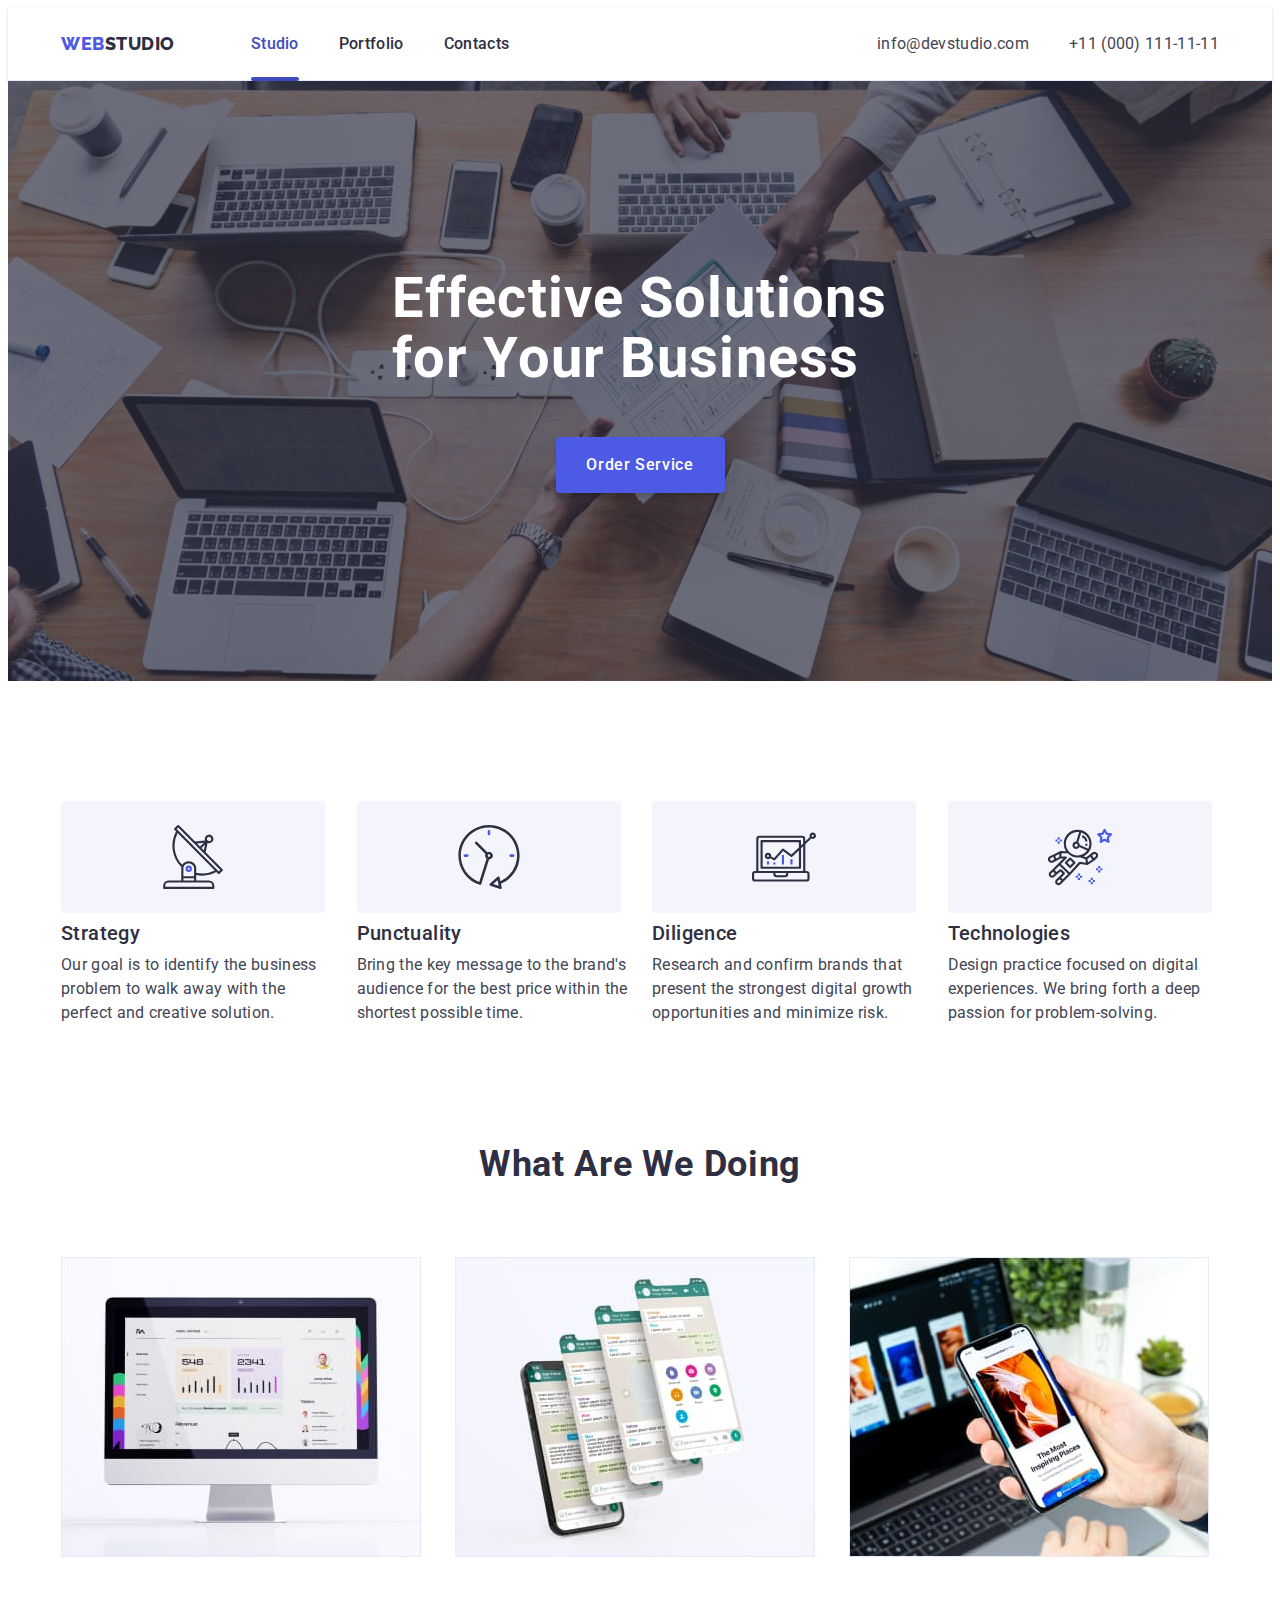
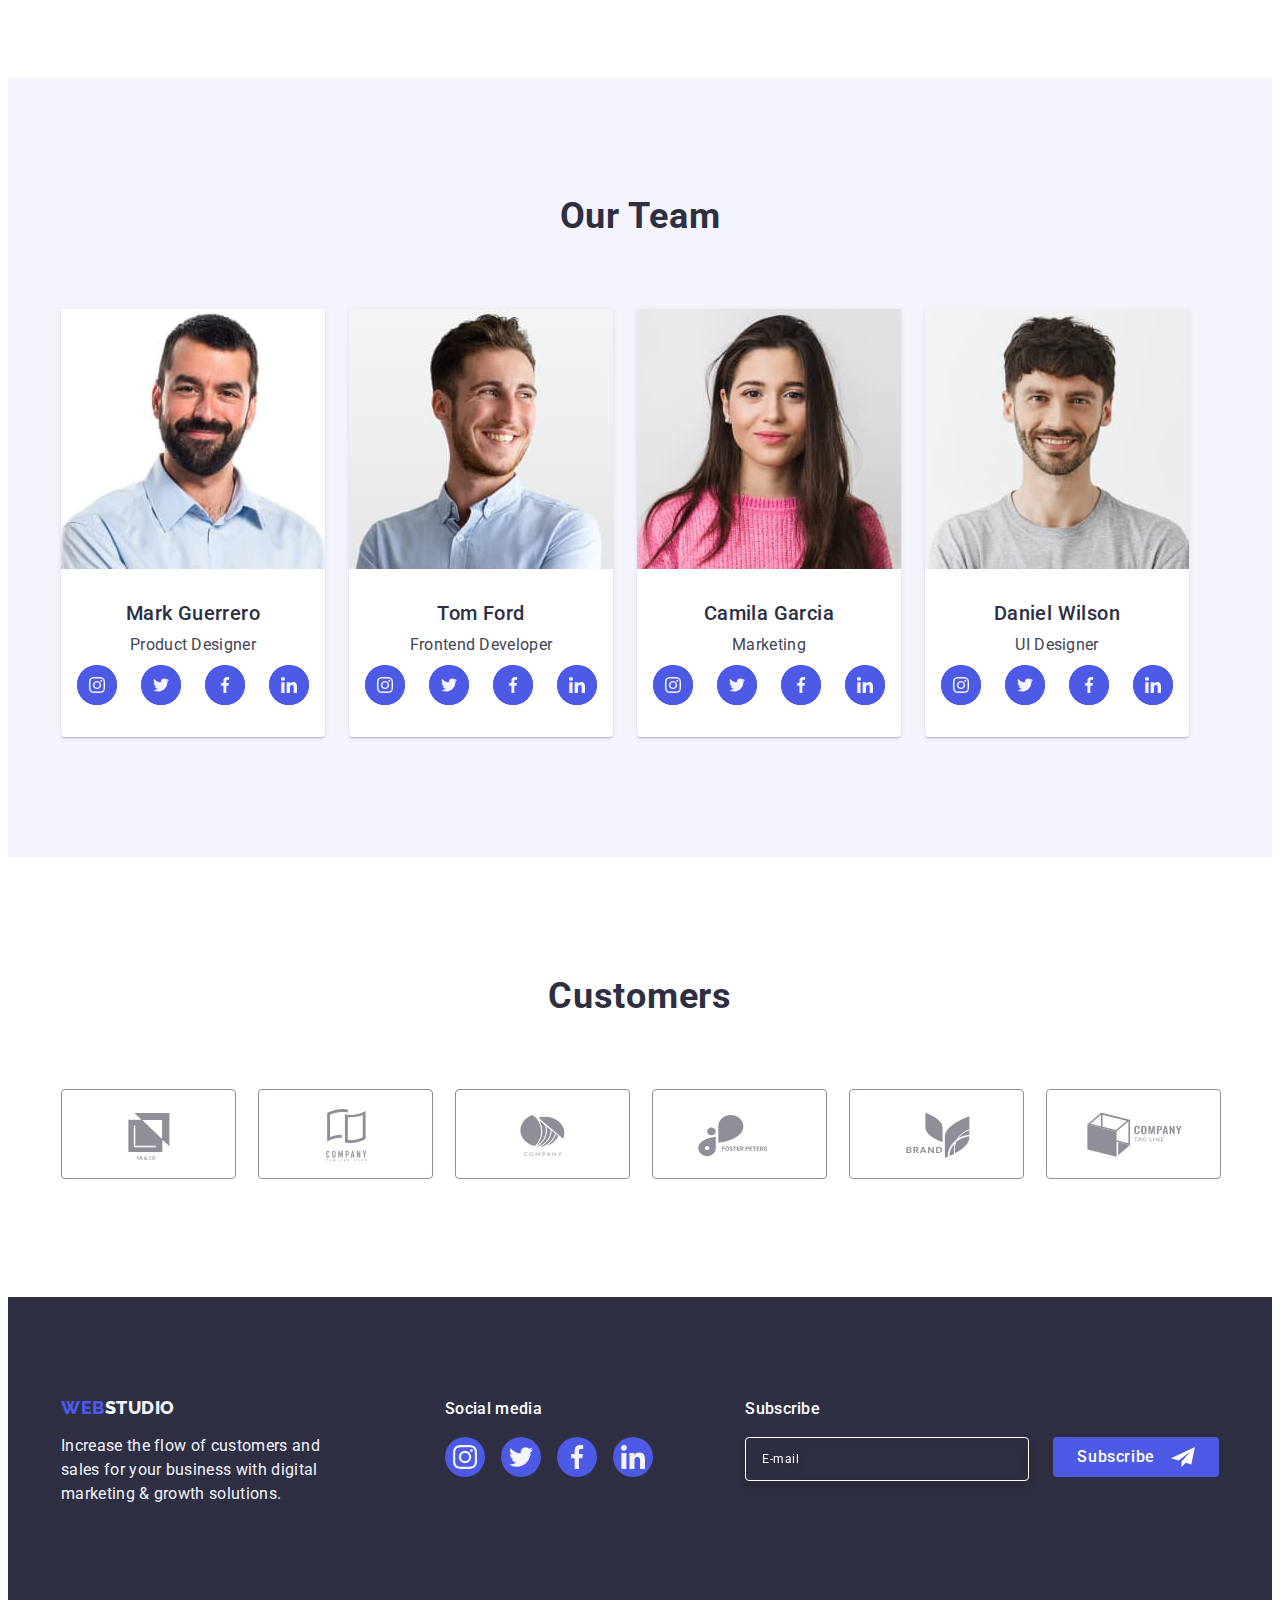
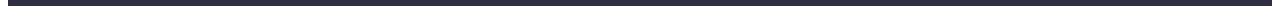
<file: index.html>
<!DOCTYPE html>
<html lang="en">

<head>
    <meta charset="utf-8">
    <link rel="preconnect" href="https://fonts.googleapis.com">
    <link rel="preconnect" href="https://fonts.gstatic.com" crossorigin>
    <link
        href="https://fonts.googleapis.com/css2?family=Raleway:wght@800&family=Roboto:wght@400;500;700;900&display=swap"
        rel="stylesheet">
    <link rel="stylesheet" href="https://cdnjs.cloudflare.com/ajax/libs/modern-normalize/2.0.0/modern-normalize.min.css"
        integrity="sha512-4xo8blKMVCiXpTaLzQSLSw3KFOVPWhm/TRtuPVc4WG6kUgjH6J03IBuG7JZPkcWMxJ5huwaBpOpnwYElP/m6wg=="
        crossorigin="anonymous" referrerpolicy="no-referrer" />
    <link rel="stylesheet" href="./css/styles.css">
    <meta name="description" content="Studio">
    <title>Studio</title>

</head>

<body>

    <header class="header-general">
        <div class="container header">
            <nav class="navigation-general">
                <a class="logo-web link" href="./index.html">Web<span class="logo-studio-dark">Studio</span></a>
                <ul class="header-menu list">
                    <li class>
                        <a href="./index.html" class="navigation link current">Studio</a>
                    </li>
                    <li>
                        <a href="./portfolio.html" class="navigation link">Portfolio</a>
                    </li>
                    <li>
                        <a href="" class="navigation link">Contacts</a>
                    </li>
                </ul>
            </nav>
            <address class="contacts">
                <ul class="contacts-item list">
                    <li>
                        <a href="mailto:info@devstudio.com" class="navigation-link link">info@devstudio.com</a>
                    </li>
                    <li>
                        <a href="tel:+110001111111" class="navigation-link link">+11 (000) 111-11-11</a>
                    </li>
                </ul>
            </address>
        </div>
    </header>

    <main>

        <section class="section hero">
            <div class="container">
                <h1 class="hero-header">Effective Solutions<br> for Your Business</h1>
                <button type="button" data-modal-open="true" class="hero-button">Order Service</button>
            </div>
        </section>

        <section class="section features list">
            <div class="container">
                <h2 class="visually-hidden">Features</h2>

                <ul class="features-items list">
                    <li class="features-items-width">

                        <div class="features-icons">
                            <svg width="64" height="64">
                                <use href="./images/icons.svg#antenna"></use>
                            </svg>
                        </div>
                        <h3 class="features-name">Strategy</h3>
                        <p class="features">
                            Our goal is to identify the business problem to walk away with the perfect and creative
                            solution.
                        </p>
                    </li>
                    <li class="features-items-width">
                        <div class="features-icons">
                            <svg width="64" height="64">
                                <use href="./images/icons.svg#clock"></use>
                            </svg>
                        </div>
                        <h3 class="features-name">Punctuality</h3>
                        <p class="features">
                            Bring the key message to the brand's audience for the best price within the shortest
                            possible
                            time.
                        </p>
                    </li>
                    <li class="features-items-width">
                        <div class="features-icons">
                            <svg width="64" height="64">
                                <use href="./images/icons.svg#diagram"></use>
                            </svg>
                        </div>
                        <h3 class="features-name">Diligence</h3>
                        <p class="features">
                            Research and confirm brands that present the strongest digital growth opportunities and
                            minimize
                            risk.
                        </p>
                    </li>
                    <li class="features-items-width">
                        <div class="features-icons">
                            <svg width="64" height="64">
                                <use href="./images/icons.svg#astronaut"></use>
                            </svg>
                        </div>
                        <h3 class="features-name">Technologies</h3>
                        <p class="features">
                            Design practice focused on digital experiences. We bring forth a deep passion for
                            problem-solving.
                        </p>
                    </li>
                </ul>
            </div>
        </section>

        <section class="about-general">
            <div class="container">
                <h2 class="about">What are we doing</h2>
                <ul class="products list">
                    <li class="products-items">
                        <img src="./images/img1.jpg" alt="desktop" width="360" height="300">
                    </li>
                    <li class="products-items">
                        <img src="./images/img2.jpg" alt="mobile apps" width="360" height="300">
                    </li>
                    <li class="products-items">
                        <img src="./images/img3.jpg" alt="synchronize devices" width="360" height="300">
                    </li>
                </ul>
            </div>
        </section>

        <section class="section team">
            <div class="container">
                <h2 class="team-name">Our Team</h2>
                <ul class="team-list list">
                    <li class="team-card">
                        <img src="./images/markguerrero.jpg" alt="Mark Guerrero" width="264" height="260">
                        <div class="card-content">
                            <h3 class="team-person-name">Mark Guerrero</h3>
                            <p class="team-person-position">Product Designer</p>

                            <ul class="list social-links">
                                <li class="social-links-item">
                                    <a href="" class="social-link-description">
                                        <svg class="social-icons" width="16" height="16">
                                            <use href="./images/icons.svg#instagram">
                                            </use>
                                        </svg>
                                    </a>
                                </li>
                                <li class="social-links-item">
                                    <a href="" class="social-link-description">
                                        <svg class="social-icons" width="16" height="16">
                                            <use href="./images/icons.svg#twitter">
                                            </use>
                                        </svg>
                                    </a>
                                </li>
                                <li class="social-links-item">
                                    <a href="" class="social-link-description">
                                        <svg class="social-icons" width="16" height="16">
                                            <use href="./images/icons.svg#facebook">
                                            </use>
                                        </svg>
                                    </a>
                                </li>
                                <li class="social-links-item">
                                    <a href="" class="social-link-description">
                                        <svg class="social-icons" width="16" height="16">
                                            <use href="./images/icons.svg#linkedin">
                                            </use>
                                        </svg>
                                    </a>
                                </li>
                            </ul>

                        </div>
                    </li>
                    <li class="team-card">
                        <img src="./images/tomford.jpg" alt="Tom Ford" width="264" height="260">
                        <div class="card-content">
                            <h3 class="team-person-name">Tom Ford</h3>
                            <p class="team-person-position">Frontend Developer</p>
                            <ul class="list social-links">
                                <li class="social-links-item">
                                    <a href="" class="social-link-description">
                                        <svg class="social-icons" width="16" height="16">
                                            <use href="./images/icons.svg#instagram">
                                            </use>
                                        </svg>
                                    </a>
                                </li>
                                <li class="social-links-item">
                                    <a href="" class="social-link-description">
                                        <svg class="social-icons" width="16" height="16">
                                            <use href="./images/icons.svg#twitter">
                                            </use>
                                        </svg>
                                    </a>
                                </li>
                                <li class="social-links-item">
                                    <a href="" class="social-link-description">
                                        <svg class="social-icons" width="16" height="16">
                                            <use href="./images/icons.svg#facebook">
                                            </use>
                                        </svg>
                                    </a>
                                </li>
                                <li class="social-links-item">
                                    <a href="" class="social-link-description">
                                        <svg class="social-icons" width="16" height="16">
                                            <use href="./images/icons.svg#linkedin">
                                            </use>
                                        </svg>
                                    </a>
                                </li>
                            </ul>
                        </div>
                    </li>
                    <li class="team-card">
                        <img src="./images/camilagarcia.jpg" alt="Camila Garcia" width="264" height="260">
                        <div class="card-content">
                            <h3 class="team-person-name">Camila Garcia</h3>
                            <p class="team-person-position">Marketing</p>
                            <ul class="list social-links">
                                <li class="social-links-item">
                                    <a href="" class="social-link-description">
                                        <svg class="social-icons" width="16" height="16">
                                            <use href="./images/icons.svg#instagram">
                                            </use>
                                        </svg>
                                    </a>
                                </li>
                                <li class="social-links-item">
                                    <a href="" class="social-link-description">
                                        <svg class="social-icons" width="16" height="16">
                                            <use href="./images/icons.svg#twitter">
                                            </use>
                                        </svg>
                                    </a>
                                </li>
                                <li class="social-links-item">
                                    <a href="" class="social-link-description">
                                        <svg class="social-icons" width="16" height="16">
                                            <use href="./images/icons.svg#facebook">
                                            </use>
                                        </svg>
                                    </a>
                                </li>
                                <li class="social-links-item">
                                    <a href="" class="social-link-description">
                                        <svg class="social-icons" width="16" height="16">
                                            <use href="./images/icons.svg#linkedin">
                                            </use>
                                        </svg>
                                    </a>
                                </li>
                            </ul>
                        </div>
                    </li>
                    <li class="team-card">
                        <img src="./images/danielwilson.jpg" alt="Daniel Wilson" width="264" height="260">
                        <div class="card-content">
                            <h3 class="team-person-name">Daniel Wilson</h3>
                            <p class="team-person-position">UI Designer</p>
                            <ul class="list social-links">
                                <li class="social-links-item">
                                    <a href="" class="social-link-description">
                                        <svg class="social-icons" width="16" height="16">
                                            <use href="./images/icons.svg#instagram">
                                            </use>
                                        </svg>
                                    </a>
                                </li>
                                <li class="social-links-item">
                                    <a href="" class="social-link-description">
                                        <svg class="social-icons" width="16" height="16">
                                            <use href="./images/icons.svg#twitter">
                                            </use>
                                        </svg>
                                    </a>
                                </li>
                                <li class="social-links-item">
                                    <a href="" class="social-link-description">
                                        <svg class="social-icons" width="16" height="16">
                                            <use href="./images/icons.svg#facebook">
                                            </use>
                                        </svg>
                                    </a>
                                </li>
                                <li class="social-links-item">
                                    <a href="" class="social-link-description">
                                        <svg class="social-icons" width="16" height="16">
                                            <use href="./images/icons.svg#linkedin">
                                            </use>
                                        </svg>
                                    </a>
                                </li>
                            </ul>
                        </div>
                    </li>
                </ul>
            </div>
        </section>

        <section class="section customers">
            <div class="container">
                <h2 class="customers-title">Customers</h2>
                <ul class="customers list">
                    <li class="customers-items">
                        <a class="customer-logo" href="">
                            <svg width="104" height="56" class="customer-icon-description">
                                <use href="./images/icons.svg#logo1"></use>
                            </svg>
                        </a>
                    </li>
                    <li class="customers-items">
                        <a class="customer-logo" href="">
                            <svg width="104" height="56" class="customer-icon-description">
                                <use href="./images/icons.svg#logo2"></use>
                            </svg>
                        </a>
                    </li>
                    <li class="customers-items">
                        <a class="customer-logo" href="">
                            <svg width="104" height="56" class="customer-icon-description">
                                <use href="./images/icons.svg#logo3"></use>
                            </svg>
                        </a>
                    </li>
                    <li class="customers-items">
                        <a class="customer-logo" href="">
                            <svg width="104" height="56" class="customer-icon-description">
                                <use href="./images/icons.svg#logo4"></use>
                            </svg>
                        </a>
                    </li>
                    <li class="customers-items">
                        <a class="customer-logo" href="">
                            <svg width="104" height="56" class="customer-icon-description">
                                <use href="./images/icons.svg#logo5"></use>
                            </svg>
                        </a>
                    </li>
                    <li class="customers-items">
                        <a class="customer-logo" href="">
                            <svg width="104" height="56" class="customer-icon-description">
                                <use href="./images/icons.svg#logo6"></use>
                            </svg>
                        </a>
                    </li>
                </ul>
            </div>
        </section>


    </main>

    <footer class="footer">
        <div class="container footer-main">

            <div class="footer-wrap">
                <a class="logo-web-footer link" href="./index.html">Web<span
                        class="logo-studio-bright">Studio</span></a>
                <p class="footer-text">Increase the flow of customers and sales for your business with digital marketing
                    & growth solutions.</p>
            </div>

            <div class="footer-socials">
                <p class="footer-socials-title">Social media</p>
                <ul class="list footer-social-list">
                    <li class="footer-social-items">
                        <a href="" class="footer-social-link">
                            <svg class="footer-social-icons" width="24" height="24">
                                <use href="./images/icons.svg#instagram"></use>
                            </svg>
                        </a>
                    </li>
                    <li class="footer-social-items">
                        <a href="" class="footer-social-link">
                            <svg class="footer-social-icons" width="24" height="24">
                                <use href="./images/icons.svg#twitter"></use>
                            </svg>
                        </a>
                    </li>
                    <li class="footer-social-items">
                        <a href="" class="footer-social-link">
                            <svg class="footer-social-icons" width="24" height="24">
                                <use href="./images/icons.svg#facebook"></use>
                            </svg>
                        </a>
                    </li>
                    <li class="footer-social-items">
                        <a href="" class="footer-social-link">
                            <svg class="footer-social-icons" width="24" height="24">
                                <use href="./images/icons.svg#linkedin"></use>
                            </svg>
                        </a>
                    </li>
                </ul>
            </div>

            <div class="footer-form">
                <p class="footer-socials-title">Subscribe</p>

                <form class="subscribe-form">
                    <label class="subscribe-label">
                        <input class="subscribe-input" type="email" name="subscribe" placeholder="E-mail">
                    </label>
                    <button type="submit" class="subscribe-btn">Subscribe
                        <svg class="send" width="24" height="24">
                            <use href="./images/icons.svg#send"></use>
                        </svg>
                    </button>
                </form>


            </div>
        </div>


    </footer>

    <div data-modal class="modal is-hidden">
        <div class="modal-window">
            <button type="button" data-modal-close class="modal-close">
                <svg width="8" height="8" class="modal-icon">
                    <use href="./images/icons.svg#close"></use>
                </svg>
            </button>
            <p class="modal-form-title">Leave your contacts and we will call you back</p>
            <form class="modal-form">

                <div class="modal-input">
                    <label class="modal-label" for="user-name">Name</label>
                    <div class="modal-inputicon">
                        <input type="text" class="modal-contacts" name="user-name" id="user-name">
                        <svg class="input-icon" width="18" height="24">
                            <use href="./images/icons.svg#person"></use>
                        </svg>
                    </div>

                </div>
                <div class="modal-input">
                    <label class="modal-label" for="tel">Phone</label>
                    <div class="modal-inputicon">
                        <input type="tel" class="modal-contacts" name="tel" id="tel">
                        <svg class="input-icon" width="18" height="24">
                            <use href="./images/icons.svg#phone"></use>
                        </svg>
                    </div>

                </div>
                <div class="modal-input">
                    <label class="modal-label" for="mail">Email</label>
                    <div class="modal-inputicon">
                        <input type="email" class="modal-contacts" name="mail" id="mail">
                        <svg class="input-icon" width="18" height="24">
                            <use href="./images/icons.svg#email"></use>
                        </svg>
                    </div>

                </div>
                <div class="modal-input-comment">
                    <label class="modal-label" for="user-comment">Comment</label>
                    <textarea name="user-comment" rows="8" placeholder="Text input" class="comment"
                        id="user-comment"></textarea>

                </div>
                <div class="accept-policy">
                    <input type="checkbox" id="user-privacy" value="true" name="user-privacy"
                        class="visually-hidden checkbox-policy" required>
                    <label for="user-privacy" class="privacy-accept">
                        <span class="check-icon">
                            <svg class="checkbox" width="10" height="8">
                                <use href="./images/icons.svg#icon-check"></use>
                            </svg>
                        </span>
                        I accept the terms and conditions of the <a href="" target="_blank" class="policy">
                            Privacy Policy
                        </a>
                    </label>
                </div>
                <button type="submit" class="send-form">Send
                </button>
            </form>


        </div>
    </div>


    <script src="./js/modal.js"></script>
</body>

</html>
</file>
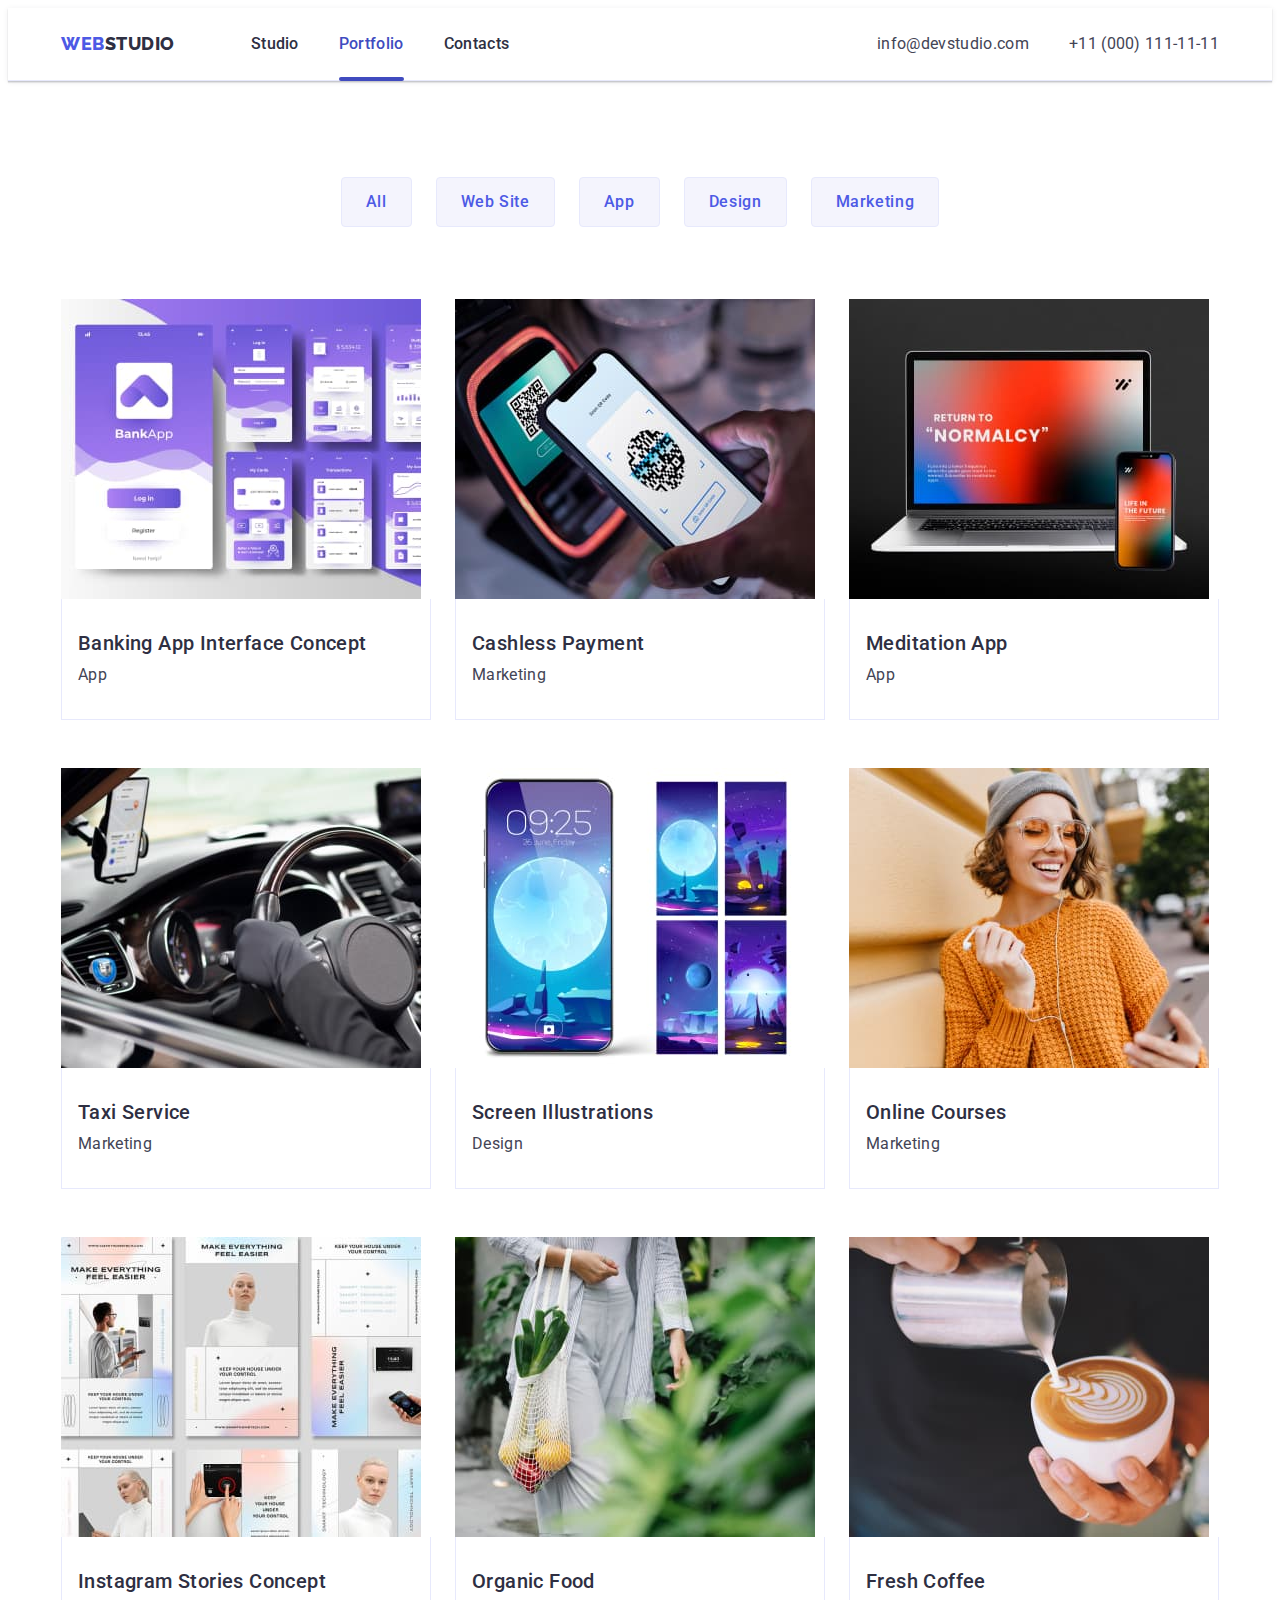
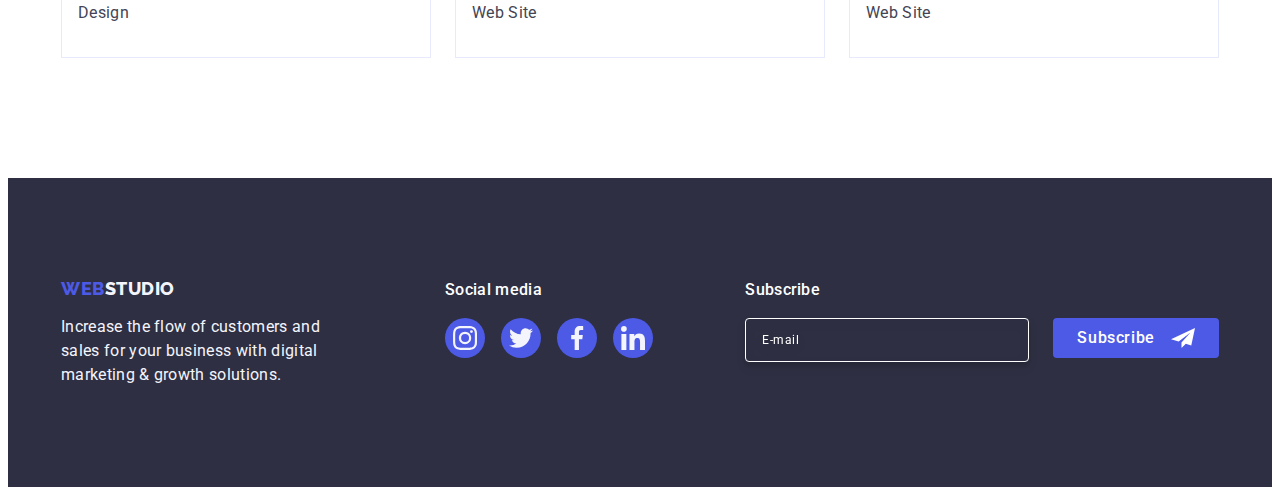
<file: portfolio.html>
<!DOCTYPE html>
<html lang="en">

<head>
    <meta charset="utf-8">
    <link rel="preconnect" href="https://fonts.googleapis.com">
    <link rel="preconnect" href="https://fonts.gstatic.com" crossorigin>
    <link
        href="https://fonts.googleapis.com/css2?family=Raleway:wght@800&family=Roboto:wght@400;500;700;900&display=swap"
        rel="stylesheet">
    <link rel="stylesheet" href="https://cdnjs.cloudflare.com/ajax/libs/modern-normalize/2.0.0/modern-normalize.min.css"
        integrity="sha512-4xo8blKMVCiXpTaLzQSLSw3KFOVPWhm/TRtuPVc4WG6kUgjH6J03IBuG7JZPkcWMxJ5huwaBpOpnwYElP/m6wg=="
        crossorigin="anonymous" referrerpolicy="no-referrer" />
    <link rel="stylesheet" href="./css/styles.css">
    <meta name="description" content="Portfolio">
    <title>Portfolio</title>

</head>

<body>
    <header class="header-general">
        <div class="container header">
            <nav class="navigation-general">
                <a class="logo-web link" href="./index.html">Web<span class="logo-studio-dark">Studio</span></a>
                <ul class="header-menu list">
                    <li>
                        <a href="./index.html" class="navigation link">Studio</a>
                    </li>
                    <li>
                        <a href="./portfolio.html" class="navigation link current">Portfolio</a>
                    </li>
                    <li>
                        <a href="" class="navigation link">Contacts</a>
                    </li>
                </ul>
            </nav>
            <address class="contacts">
                <ul class="contacts-item list">
                    <li>
                        <a href="mailto:info@devstudio.com" class="navigation-link link">info@devstudio.com</a>
                    </li>
                    <li>
                        <a href="tel:+110001111111" class="navigation-link link">+11 (000) 111-11-11</a>
                    </li>
                </ul>
            </address>
        </div>
    </header>

    <main>

        <section class="section-portfolio">
            <div class="container">
                <h1 class="visually-hidden">Apps Templates</h1>

                <ul class="templates list">
                    <li>
                        <button type="button" class="portfolio-button">All</button>
                    </li>
                    <li>
                        <button type="button" class="portfolio-button">Web Site</button>
                    </li>
                    <li>
                        <button type="button" class="portfolio-button">App</button>
                    </li>
                    <li>
                        <button type="button" class="portfolio-button">Design</button>
                    </li>
                    <li>
                        <button type="button" class="portfolio-button">Marketing</button>
                    </li>
                </ul>

                <ul class="templates-items list">
                    <li class="item">
                        <a href="" class="link templates-link">
                            <div class="portfolio-cover-element">
                                <img src="./images/img_portfolio_1.jpg" alt="Banking mobile app" width="360">
                                <p class="portfolio-cover-text">14 Stylish and User-Friendly App Design Concepts · Task
                                    Manager App · Calorie Tracker App · Exotic Fruit Ecommerce App · Cloud Storage App
                                </p>
                            </div>
                            <div class="portolio-app">
                                <h2 class="portfolio-item-name">Banking App Interface Concept</h2>
                                <p class="portfolio-item">App</p>
                            </div>
                        </a>
                    </li>
                    <li class="item">
                        <a href="" class="link templates-link">
                            <div class="portfolio-cover-element">
                                <img src="./images/img_portfolio_2.jpg" alt="Cashless payment" width="360">
                                <p class="portfolio-cover-text">14 Stylish and User-Friendly App Design Concepts · Task
                                    Manager App · Calorie Tracker App · Exotic Fruit Ecommerce App · Cloud Storage App
                                </p>
                            </div>
                            <div class="portolio-app">
                                <h2 class="portfolio-item-name">Cashless Payment</h2>
                                <p class="portfolio-item">Marketing</p>
                            </div>

                        </a>
                    </li>
                    <li class="item">
                        <a href="" class="link templates-link">
                            <div class="portfolio-cover-element">
                                <img src="./images/img_portfolio_3.jpg" alt="Meditation app" width="360">
                                <p class="portfolio-cover-text">14 Stylish and User-Friendly App Design Concepts · Task
                                    Manager App · Calorie Tracker App · Exotic Fruit Ecommerce App · Cloud Storage App
                                </p>
                            </div>
                            <div class="portolio-app">
                                <h2 class="portfolio-item-name">Meditation App</h2>
                                <p class="portfolio-item">App</p>
                            </div>

                        </a>
                    </li>
                    <li class="item">
                        <a href="" class="link templates-link">
                            <div class="portfolio-cover-element">
                                <img src="./images/img_portfolio_4.jpg" alt="Taxi service" width="360">
                                <p class="portfolio-cover-text">14 Stylish and User-Friendly App Design Concepts · Task
                                    Manager App · Calorie Tracker App · Exotic Fruit Ecommerce App · Cloud Storage App
                                </p>
                            </div>
                            <div class="portolio-app">
                                <h2 class="portfolio-item-name">Taxi Service</h2>
                                <p class="portfolio-item">Marketing</p>
                            </div>

                        </a>
                    </li>
                    <li class="item">
                        <a href="" class="link templates-link">
                            <div class="portfolio-cover-element">
                                <img src="./images/img_portfolio_5.jpg" alt="Screen Illustrations" width="360">
                                <p class="portfolio-cover-text">14 Stylish and User-Friendly App Design Concepts · Task
                                    Manager App · Calorie Tracker App · Exotic Fruit Ecommerce App · Cloud Storage App
                                </p>
                            </div>
                            <div class="portolio-app">
                                <h2 class="portfolio-item-name">Screen Illustrations</h2>
                                <p class="portfolio-item">Design</p>
                            </div>

                        </a>
                    </li>
                    <li class="item">
                        <a href="" class="link templates-link">
                            <div class="portfolio-cover-element">
                                <img src="./images/img_portfolio_6.jpg" alt="Online courses" width="360">
                                <p class="portfolio-cover-text">14 Stylish and User-Friendly App Design Concepts · Task
                                    Manager App · Calorie Tracker App · Exotic Fruit Ecommerce App · Cloud Storage App
                                </p>
                            </div>
                            <div class="portolio-app">
                                <h2 class="portfolio-item-name">Online Courses</h2>
                                <p class="portfolio-item">Marketing</p>
                            </div>

                        </a>
                    </li>
                    <li class="item">
                        <a href="" class="link templates-link">
                            <div class="portfolio-cover-element">
                                <img src="./images/img_portfolio_7.jpg" alt="Instagram stories" width="360">
                                <p class="portfolio-cover-text">14 Stylish and User-Friendly App Design Concepts · Task
                                    Manager App · Calorie Tracker App · Exotic Fruit Ecommerce App · Cloud Storage App
                                </p>
                            </div>
                            <div class="portolio-app">
                                <h2 class="portfolio-item-name">Instagram Stories Concept</h2>
                                <p class="portfolio-item">Design</p>
                            </div>

                        </a>
                    </li>
                    <li class="item">
                        <a href="" class="link templates-link">
                            <div class="portfolio-cover-element">
                                <img src="./images/img_portfolio_8.jpg" alt="Organic food" width="360">
                                <p class="portfolio-cover-text">14 Stylish and User-Friendly App Design Concepts · Task
                                    Manager App · Calorie Tracker App · Exotic Fruit Ecommerce App · Cloud Storage App
                                </p>
                            </div>
                            <div class="portolio-app">
                                <h2 class="portfolio-item-name">Organic Food</h2>
                                <p class="portfolio-item">Web Site</p>
                            </div>

                        </a>
                    </li>
                    <li class="item">
                        <a href="" class="link templates-link">
                            <div class="portfolio-cover-element">
                                <img src="./images/img_portfolio_9.jpg" alt="Fresh coffee" width="360">
                                <p class="portfolio-cover-text">14 Stylish and User-Friendly App Design Concepts · Task
                                    Manager App · Calorie Tracker App · Exotic Fruit Ecommerce App · Cloud Storage App
                                </p>
                            </div>
                            <div class="portolio-app">
                                <h2 class="portfolio-item-name">Fresh Coffee</h2>
                                <p class="portfolio-item">Web Site</p>
                            </div>

                        </a>
                    </li>
                </ul>
            </div>
        </section>
    </main>

    <footer class="footer">
        <div class="container footer-main">

            <div class="footer-wrap">
                <a class="logo-web-footer link" href="./index.html">Web<span
                        class="logo-studio-bright">Studio</span></a>
                <p class="footer-text">Increase the flow of customers and sales for your business with digital marketing
                    & growth solutions.</p>
            </div>

            <div class="footer-socials">
                <p class="footer-socials-title">Social media</p>
                <ul class="list footer-social-list">
                    <li class="footer-social-items">
                        <a href="" class="footer-social-link">
                            <svg class="footer-social-icons" width="24" height="24">
                                <use href="./images/icons.svg#instagram"></use>
                            </svg>
                        </a>
                    </li>
                    <li class="footer-social-items">
                        <a href="" class="footer-social-link">
                            <svg class="footer-social-icons" width="24" height="24">
                                <use href="./images/icons.svg#twitter"></use>
                            </svg>
                        </a>
                    </li>
                    <li class="footer-social-items">
                        <a href="" class="footer-social-link">
                            <svg class="footer-social-icons" width="24" height="24">
                                <use href="./images/icons.svg#facebook"></use>
                            </svg>
                        </a>
                    </li>
                    <li class="footer-social-items">
                        <a href="" class="footer-social-link">
                            <svg class="footer-social-icons" width="24" height="24">
                                <use href="./images/icons.svg#linkedin"></use>
                            </svg>
                        </a>
                    </li>
                </ul>
            </div>

            <div class="footer-form">
                <p class="footer-socials-title">Subscribe</p>

                <form class="subscribe-form">
                    <label class="subscribe-label">
                        <input class="subscribe-input" type="email" name="subscribe" placeholder="E-mail">
                    </label>
                    <button type="submit" class="subscribe-btn">Subscribe
                        <svg class="send" width="24" height="24">
                            <use href="./images/icons.svg#send"></use>
                        </svg>
                    </button>
                </form>


            </div>
        </div>


    </footer>
</body>

</html>
</file>
<file: css/styles.css>
:root {
  --white: #ffffff;
  --slate: #434455;
  --navyblue: #2e2f42;
  --iris: #4d5ae5;
  --cloud: #f4f4fd;
  --ocean: #404bbf;
  --lightslate: #8e8f99;
  --cornflower: #e7e9fc;
  --green: #31d0aa;
  --diary: #fcfcfc;
}

body {
  font-family: "Roboto", sans-serif;
  color: var(--slate);
  background-color: var(--white);
  font-size: 16px;
  line-height: 1.5;
  letter-spacing: 0.02em;
}

.container {
  max-width: 1158px;
  width: 100%;
  padding-right: 15px;
  padding-left: 15px;
  margin: 0 auto;
}

p,
h1,
h2,
h3,
h4,
h5,
h6 {
  margin-top: 0;
  margin-bottom: 0;
}

ul,
ol {
  margin-top: 0;
  margin-bottom: 0;
  padding-left: 0;
}

img {
  display: block;
  max-width: 100%;
  height: auto;
}

.visually-hidden {
  position: absolute;
  width: 1px;
  height: 1px;
  margin: -1px;
  border: 0;
  padding: 0;
  white-space: nowrap;
  clip-path: inset(100%);
  clip: rect(0 0 0 0);
  overflow: hidden;
}

.list {
  list-style: none;
}

.link {
  text-decoration: none;
}

h2 {
  font-weight: 700;
  font-size: 36px;
  line-height: 1.11;
  text-align: center;
  letter-spacing: 0.02em;
  text-transform: capitalize;
  color: var(--navyblue);
}

h3 {
  font-weight: 500;
  font-size: 20px;
}

button {
  cursor: pointer;
  font-family: "Roboto", sans-serif;
}

.section {
  padding: 120px 0;
}

.section-portfolio {
  padding: 96px 0 120px 0;
}

/* ----HEADER----- */

.logo-web {
  font-family: "Raleway", sans-serif;
  font-weight: 800;
  font-size: 18px;
  line-height: 1.17;
  letter-spacing: 0.03em;
  text-transform: uppercase;
  color: var(--iris);
  margin-right: 76px;
  display: flex;
  padding: 24px 0;
}

.logo-web .logo-studio-dark {
  color: var(--navyblue);
}

.logo-web-footer .logo-studio-bright {
  color: var(--cloud);
}

.logo-web-footer {
  font-family: "Raleway", sans-serif;
  font-weight: 800;
  font-size: 18px;
  line-height: 1.17;
  letter-spacing: 0.03em;
  text-transform: uppercase;
  color: var(--iris);
  display: inline-block;
  margin-bottom: 16px;
}

.header-general {
  border-bottom: 1px solid var(--cornflower);
  box-shadow: 0px 2px 1px rgba(46, 47, 66, 0.08),
    0px 1px 1px rgba(46, 47, 66, 0.16), 0px 1px 6px rgba(46, 47, 66, 0.08);
}

.header {
  display: flex;
  align-items: center;
  justify-content: space-between;
}

.header-menu {
  display: flex;
  gap: 40px;
}

.navigation-general {
  display: flex;
  align-items: center;
}

.navigation {
  display: block;
  padding: 24px 0;
  color: var(--navyblue);
  font-weight: 500;
  transition: color 250ms cubic-bezier(0.4, 0, 0.2, 1);
}

a:hover.navigation,
a:focus.navigation,
a:active.navigation {
  color: var(--ocean);
  transition: color 250ms cubic-bezier(0.4 0 0.2 1);
}

.current {
  color: var(--ocean);
  position: relative;
}

.current::after {
  display: block;
  content: "";
  position: absolute;
  left: 0;
  bottom: -1px;
  width: 100%;
  height: 4px;
  border-radius: 2px;
  background-color: var(--ocean);
}

.navigation-link {
  font-size: 16px;
  line-height: 1.5;
  letter-spacing: 0.02em;
  color: var(--slate);
  transition: color 250ms cubic-bezier(0.4, 0, 0.2, 1);
}

a.currnet-color {
  color: var(--ocean);
}

.contacts {
  font-style: normal;
}

.contacts-item {
  display: flex;
  gap: 40px;
  margin-left: auto;
}

.contacts a {
  color: var(--slate);
}

.contacts a:hover,
.contacts a:focus,
.contacts a:active {
  color: var(--ocean);
  transition: color 250ms cubic-bezier(0.4 0 0.2 1);
  text-decoration: none;
}

/* ------HERO------- */
.hero {
  max-width: 1440px;
  margin: 0 auto;
  background: var(--navyblue);
  padding-top: 188px;
  padding-bottom: 188px;
  background-image: linear-gradient(
      rgba(46, 47, 66, 0.7),
      rgba(46, 47, 66, 0.7)
    ),
    url(../images/people-office.jpg);
  background-repeat: no-repeat;
  background-position: center;
  background-size: cover;
}

.hero-header {
  font-weight: 700;
  font-size: 56px;
  line-height: 1.07;
  letter-spacing: 0.02em;
  color: var(--white);
  max-width: 496px;
  margin: 0 auto 48px auto;
}

.hero-button {
  background-color: var(--iris);
  font-weight: 500;
  font-size: 16px;
  line-height: 1.5;
  letter-spacing: 0.04em;
  color: var(--white);
  box-shadow: 0px 4px 4px 0px rgba(0, 0, 0, 0.15);
  display: block;
  min-width: 169px;
  height: 56px;
  border: none;
  border-radius: 4px;
  cursor: pointer;
  margin: 0 auto;
  transition: background-color 250ms cubic-bezier(0.4, 0, 0.2, 1);
}

.hero-button:hover,
.hero-button:focus,
.hero-button:active {
  background-color: var(--ocean);
  box-shadow: 0px 4px 4px 0px rgba(0, 0, 0, 0.15);
  transition: background-color 250ms cubic-bezier(0.4 0 0.2 1);
}

/* ------ FEATURES  -----  */

.features-items {
  display: flex;
  gap: 24px;
}

.features-items-width {
  width: calc((100% - 72px) / 4);
}

.features-icons {
  width: 264px;
  height: 112px;
  justify-content: center;
  align-items: center;
  display: flex;
  background: var(--cloud);
  margin-bottom: 8px;
  border-radius: 4px;
}

.features-name {
  font-weight: 500;
  font-size: 20px;
  line-height: 1.2;
  letter-spacing: 0.02em;
  color: var(--navyblue);
  margin-bottom: 8px;
}

.features {
  color: var(--slate);
}

/* ------ PRODUCTS  -----  */

.products {
  display: flex;
  gap: 24px;
}

.products-items {
  width: calc((100% - 48px) / 3);
}

.about-general {
  padding-bottom: 120px;
}

.about {
  font-weight: 700;
  font-size: 36px;
  line-height: 1.11;
  text-align: center;
  letter-spacing: 0.02em;
  text-transform: capitalize;
  color: var(--navyblue);
  margin-bottom: 72px;
}
/* ------ TEAM  -----  */

.team {
  background-color: var(--cloud);
}

.team-card {
  background-color: var(--white);
  /* padding: 32px 0; */
  border-radius: 0 0 4px 4px;
  box-shadow: 0px 2px 1px 0px rgba(46, 47, 66, 0.08),
    0px 1px 1px 0px rgba(46, 47, 66, 0.16),
    0px 1px 6px 0px rgba(46, 47, 66, 0.08);
}

.team-name {
  font-weight: 700;
  font-size: 36px;
  line-height: 1.11;
  text-align: center;
  letter-spacing: 0.02em;
  text-transform: capitalize;
  color: var(--navyblue);
  margin-bottom: 72px;
}

.team-list {
  display: flex;
  gap: 24px;
  text-align: center;
}

.card-content {
  padding: 32px 0;
}

.team-person-name {
  font-weight: 500;
  font-size: 20px;
  line-height: 1.2;
  letter-spacing: 0.02em;
  color: var(--navyblue);
  text-align: center;
  margin-bottom: 8px;
}

.team-person-position {
  color: var(--slate);
  text-align: center;
  margin-bottom: 8px;
}

.social-links {
  display: flex;
  justify-content: center;
  align-items: center;
  gap: 24px;
}

.social-links-item {
  width: 40px;
  height: 40px;
  background-color: var(--iris);
  border-radius: 50%;
  display: flex;
  justify-content: center;
  align-items: center;
  transition: background-color 250ms ease;
}

.social-link-description {
  width: 100%;
  height: 100%;
  background-color: var(--iris);
  border-radius: 50%;
  display: flex;
  align-items: center;
  justify-content: center;
  transition: background-color 250ms cubic-bezier(0.4, 0, 0.2, 1);
}

.social-icons {
  fill: var(--cloud);
  align-items: center;
  justify-content: center;
  display: flex;
}

.social-link-description:is(:hover, :focus) {
  background-color: var(--ocean);
  transition: background-color 250ms cubic-bezier(0.4 0 0.2 1);
}

.customers-title {
  margin-bottom: 72px;
  font-size: 36px;
  line-height: 1.11;
  color: var(--navyblue);
}

.customers {
  display: flex;
  gap: 24px;
}

.customers-items {
  width: calc((100% - 120px) / 6);
  height: 88px;
}

.customer-logo {
  display: flex;
  justify-content: center;
  align-items: center;
  width: 100%;
  height: 100%;
  border-radius: 4px;
  border: 1px solid var(--lightslate);
  color: var(--lightslate);
  transition: border-color 250ms cubic-bezier(0.4, 0, 0.2, 1),
    color 250ms cubic-bezier(0.4, 0, 0.2, 1);
}

.customer-logo:hover,
.customer-logo:focus {
  color: var(--ocean);
  border-color: var(--ocean);
}

.customer-icon-description {
  fill: currentColor;
}

.portfolio-button {
  font-weight: 500;
  font-size: 16px;
  line-height: 1.5;
  letter-spacing: 0.04em;
  color: var(--iris);
  background-color: var(--cloud);
  cursor: pointer;
  border: 1px solid var(--cornflower);
  border-radius: 4px;
  padding: 12px 24px;
  transition: color 250ms cubic-bezier(0.4, 0, 0.2, 1),
    background-color 250ms cubic-bezier(0.4, 0, 0.2, 1),
    border-color 250ms cubic-bezier(0.4, 0, 0.2, 1),
    box-shadow 250ms cubic-bezier(0.4, 0, 0.2, 1);
}

.portfolio-button:hover,
.portfolio-button:focus {
  color: var(--white);
  background-color: var(--ocean);
  border: 1px solid transparent;
  box-shadow: 0px 2px 2px 0px rgba(0, 0, 0, 0.12),
    0px 2px 1px 0px rgba(0, 0, 0, 0.08), 0px 3px 1px 0px rgba(0, 0, 0, 0.1);
  transition: color 250ms cubic-bezier(0.4 0 0.2 1),
    background-color 250ms cubic-bezier(0.4 0 0.2 1),
    border 250ms cubic-bezier(0.4 0 0.2 1),
    box-shadow 250ms cubic-bezier(0.4 0 0.2 1);
}

.portolio-app {
  padding: 32px 16px;
  border: 1px solid var(--cornflower);
  border-top: none;
}

.portfolio-item-name {
  font-weight: 500;
  font-size: 20px;
  line-height: 1.2;
  letter-spacing: 0.02em;
  color: var(--navyblue);
  text-align: left;
  margin-bottom: 8px;
}

.portfolio-item {
  font-size: 16px;
  line-height: 1.5;
  letter-spacing: 0.02em;
  color: var(--slate);
}

.item {
  width: calc((100% - 48px) / 3);
}

.templates-link {
  display: block;
  transition: box-shadow 250ms cubic-bezier(0.4, 0, 0.2, 1);
}

.portfolio-cover-element {
  position: relative;
  overflow: hidden;
}

.templates-link:hover .portfolio-cover-text,
.templates-link:focus .portfolio-cover-text {
  transform: translateY(0);
}

.templates-link:is(:hover, :focus) {
  box-shadow: 0px 2px 1px 0px rgba(46, 47, 66, 0.08),
    0px 1px 1px 0px rgba(46, 47, 66, 0.16),
    0px 1px 6px 0px rgba(46, 47, 66, 0.08);
}

.portfolio-cover-text {
  position: absolute;
  height: 100%;
  top: 0;
  left: 0;
  padding: 40px 32px;
  color: var(--cloud);
  font-size: 16px;
  line-height: 1.5;
  letter-spacing: 0.02em;
  background-color: var(--iris);
  transform: translateY(100%);
  transition: transform 250ms cubic-bezier(0.4, 0, 0.2, 1);
}

.templates {
  display: flex;
  gap: 24px;
  justify-content: center;
  margin-bottom: 72px;
}

.templates-items {
  display: flex;
  flex-wrap: wrap;
  gap: 48px 24px;
}

/* --------FOOTER -------  */

.footer {
  color: var(--cloud);
  background-color: var(--navyblue);
  padding: 100px 0;
}

.footer-main {
  display: flex;
  align-items: baseline;
}

.footer-wrap {
  margin-right: 120px;
}

.footer-text {
  max-width: 264px;
}

.footer-socials-title {
  font-weight: 500;
  margin-bottom: 16px;
  color: var(--white);
}

.footer-social-list {
  display: flex;
  gap: 16px;
}

.footer-social-link {
  display: flex;
  width: 100%;
  height: 100%;
  align-items: center;
  justify-content: center;
  background-color: var(--iris);
  border-radius: 50%;
  transition: background-color 250ms cubic-bezier(0.4, 0, 0.2, 1);
}

.footer-social-items {
  width: 40px;
  height: 40px;
}

.footer-social-link:is(:hover, :focus) {
  background-color: var(--green);
  transition: background-color 250ms cubic-bezier(0.4 0 0.2 1);
}

.footer-social-icons {
  fill: var(--cloud);
  align-items: center;
  justify-content: center;
  display: flex;
}

.footer-form {
  margin-left: auto;
}

.subscribe-form {
  display: flex;
  gap: 24px;
}

.subscribe-input {
  width: 264px;
  height: 40px;
  flex-shrink: 0;
  border-radius: 4px;
  border: 1px solid var(--white);
  box-shadow: 0px 4px 4px 0px rgba(0, 0, 0, 0.15);
  color: var(--white);
  padding-left: 16px;
  background-color: transparent;
  font-family: inherit;
  font-size: 12px;
  font-weight: 400;
  line-height: 1.5;
  letter-spacing: 0.04em;
  filter: drop-shadow(0px 4px 4px rgba(0, 0, 0, 0.15));
}

.subscribe-input::placeholder {
  color: var(--white);
}

.subscribe-btn {
  display: flex;
  padding: 8px 24px;
  justify-content: center;
  align-items: center;
  border-radius: 4px;
  background: var(--iris);
  color: var(--white);
  cursor: pointer;
  text-align: center;
  font-size: 16px;
  font-weight: 500;
  line-height: 1.5;
  letter-spacing: 0.04em;
  border: none;
  min-width: 165px;
  height: 40px;
  outline: none;
  transition: color 250ms cubic-bezier(0.4, 0, 0.2, 1),
    background-color 250ms cubic-bezier(0.4, 0, 0.2, 1),
    box-shadow 250ms cubic-bezier(0.4, 0, 0.2, 1);
}

.subscribe-btn:hover,
.subscribe-btn:focus {
  color: var(--white);
  background-color: var(--ocean);
  box-shadow: 0px 2px 2px 0px rgba(0, 0, 0, 0.12),
    0px 2px 1px 0px rgba(0, 0, 0, 0.08), 0px 3px 1px 0px rgba(0, 0, 0, 0.1);
}

.send {
  fill: var(--white);
  margin-left: 16px;
}

.modal {
  position: fixed;
  top: 0;
  left: 0;
  width: 100%;
  height: 100%;
  background-color: rgba(46, 47, 66, 0.4);
  transition: opacity 250ms cubic-bezier(0.4, 0, 0.2, 1),
    visibility 250ms cubic-bezier(0.4, 0, 0.2, 1);
}

.is-hidden {
  opacity: 0;
  visibility: hidden;
  pointer-events: none;
}

.modal-window {
  padding: 72px 24px 24px 24px;
  position: absolute;
  top: 50%;
  left: 50%;
  transform: translate(-50%, -50%) scale(1);
  min-width: 408px;
  min-height: 584px;
  background: var(--diary);
  box-shadow: 0px 1px 1px rgba(0, 0, 0, 0.14), 0px 1px 3px rgba(0, 0, 0, 0.12),
    0px 2px 1px rgba(0, 0, 0, 0.2);
  border-radius: 4px;
  transition: transform 250ms cubic-bezier(0.4, 0, 0.2, 1);
}

.modal-close {
  position: absolute;
  top: 24px;
  right: 24px;
  width: 24px;
  height: 24px;
  border-radius: 50%;
  display: flex;
  justify-content: center;
  align-items: center;
  background-color: var(--cornflower);
  border: 1px solid rgba(0, 0, 0, 0.1);
  padding: 0;
  cursor: pointer;
  transition: background-color 250ms cubic-bezier(0.4, 0, 0.2, 1),
    border 250ms cubic-bezier(0.4, 0, 0.2, 1);
}

.modal-close:hover,
.modal-close:focus {
  background-color: var(--ocean);
  border: none;
  transition: border 250ms cubic-bezier(0.4 0 0.2 1),
    background-color 250ms cubic-bezier(0.4 0 0.2 1);
}

.modal-icon {
  fill: var(--navyblue);
  transition: fill 250ms cubic-bezier(0.4, 0, 0.2, 1);
}

.modal-close:hover .modal-icon,
.modal-close:focus .modal-icon {
  fill: #ffffff;
  transition: fill 250ms cubic-bezier(0.4 0 0.2 1);
}

.modal-form {
  display: flex;
  flex-direction: column;
}

.modal-label {
  display: block;
  flex-direction: column;
  margin-bottom: 4px;
  color: var(--lightslate);
  font-size: 12px;
  font-weight: 400;
  line-height: 1.17;
  letter-spacing: 0.04em;
}

.modal-form-title {
  color: var(--navyblue);
  text-align: center;
  font-size: 16px;
  font-style: normal;
  font-weight: 500;
  line-height: 1.5;
  letter-spacing: 0.02em;
  margin-bottom: 16px;
}

.modal-input {
  margin-bottom: 8px;
  position: relative;
}

.modal-input-comment {
  margin-bottom: 16px;
}

.modal-contacts {
  width: 100%;
  height: 40px;
  border-radius: 4px;
  border: 1px solid rgba(46, 47, 66, 0.4);
  background-color: transparent;
  padding-left: 38px;
  outline: transparent;
  transition: border-color 250ms cubic-bezier(0.4, 0, 0.2, 1);
}

.modal-inputicon {
  position: relative;
}

.modal-contacts:focus-within {
  outline: none;
  border: 1px solid var(--iris);
  transition: border 250ms cubic-bezier(0.4 0 0.2 1);
}

.modal-contacts:focus + svg.input-icon {
  fill: var(--iris);
  transition: fill 250ms cubic-bezier(0.4 0 0.2 1);
}

.comment {
  display: block;
  padding: 8px 16px;
  border-radius: 4px;
  background-color: transparent;
  border: 1px solid rgba(46, 47, 66, 0.4);
  color: rgba(46, 47, 66, 0.4);
  outline: transparent;
  width: 100%;
  height: 120px;
  font-size: 12px;
  line-height: 1.17;
  letter-spacing: 0.04em;
  resize: none;
  transition: border-color 250ms cubic-bezier(0.4, 0, 0.2, 1);
}

.comment:focus-within {
  outline: none;
  border: 1px solid var(--iris);
  transition: border 250ms cubic-bezier(0.4 0 0.2 1);
}

.input-icon {
  fill: var(--navyblue);
  position: absolute;
  left: 16px;
  top: 50%;
  transform: translateY(-50%);
  transition: fill 250ms cubic-bezier(0.4, 0, 0.2, 1);
}

.privacy-accept {
  font-size: 12px;
  font-weight: 400;
  line-height: 1.17;
  letter-spacing: 0.04em;
  color: var(--lightslate);
}

.accept-policy {
  margin-bottom: 24px;
  display: flex;
  align-items: center;
}

a.policy {
  color: var(--iris);
  text-decoration: underline;
}

.check-icon {
  width: 16px;
  height: 16px;
  border-radius: 2px;
  border: 1px solid rgba(46, 47, 66, 0.4);
  margin-right: 8px;
  transition: background-color 250ms cubic-bezier(0.4, 0, 0.2, 1),
    border 250ms cubic-bezier(0.4, 0, 0.2, 1),
    fill 250ms cubic-bezier(0.4, 0, 0.2, 1);
  display: inline-flex;
  align-items: center;
  justify-content: center;
  fill: transparent;
}

input:checked + label.privacy-accept > span.check-icon {
  background-color: var(--ocean);
  border: none;
  fill: var(--cloud);
}

.send-form {
  display: block;
  min-width: 169px;
  height: 56px;
  padding: 16px 32px;
  margin: 0 auto;
  color: var(--white);
  text-align: center;
  font-size: 16px;
  font-style: normal;
  font-weight: 500;
  line-height: 1.5;
  letter-spacing: 0.04em;
  cursor: pointer;
  border: none;
  border-radius: 4px;
  background: var(--iris);
  box-shadow: 0px 4px 4px 0px rgba(0, 0, 0, 0.15);
  transition: background-color 250ms cubic-bezier(0.4, 0, 0.2, 1),
    color 250ms cubic-bezier(0.4, 0, 0.2, 1),
    box-shadow 250ms cubic-bezier(0.4, 0, 0.2, 1);
}

.send-form:hover,
.send-form:focus {
  color: var(--white);
  background-color: var(--ocean);
  box-shadow: 0px 2px 2px 0px rgba(0, 0, 0, 0.12),
    0px 2px 1px 0px rgba(0, 0, 0, 0.08), 0px 3px 1px 0px rgba(0, 0, 0, 0.1);
}
</file>
